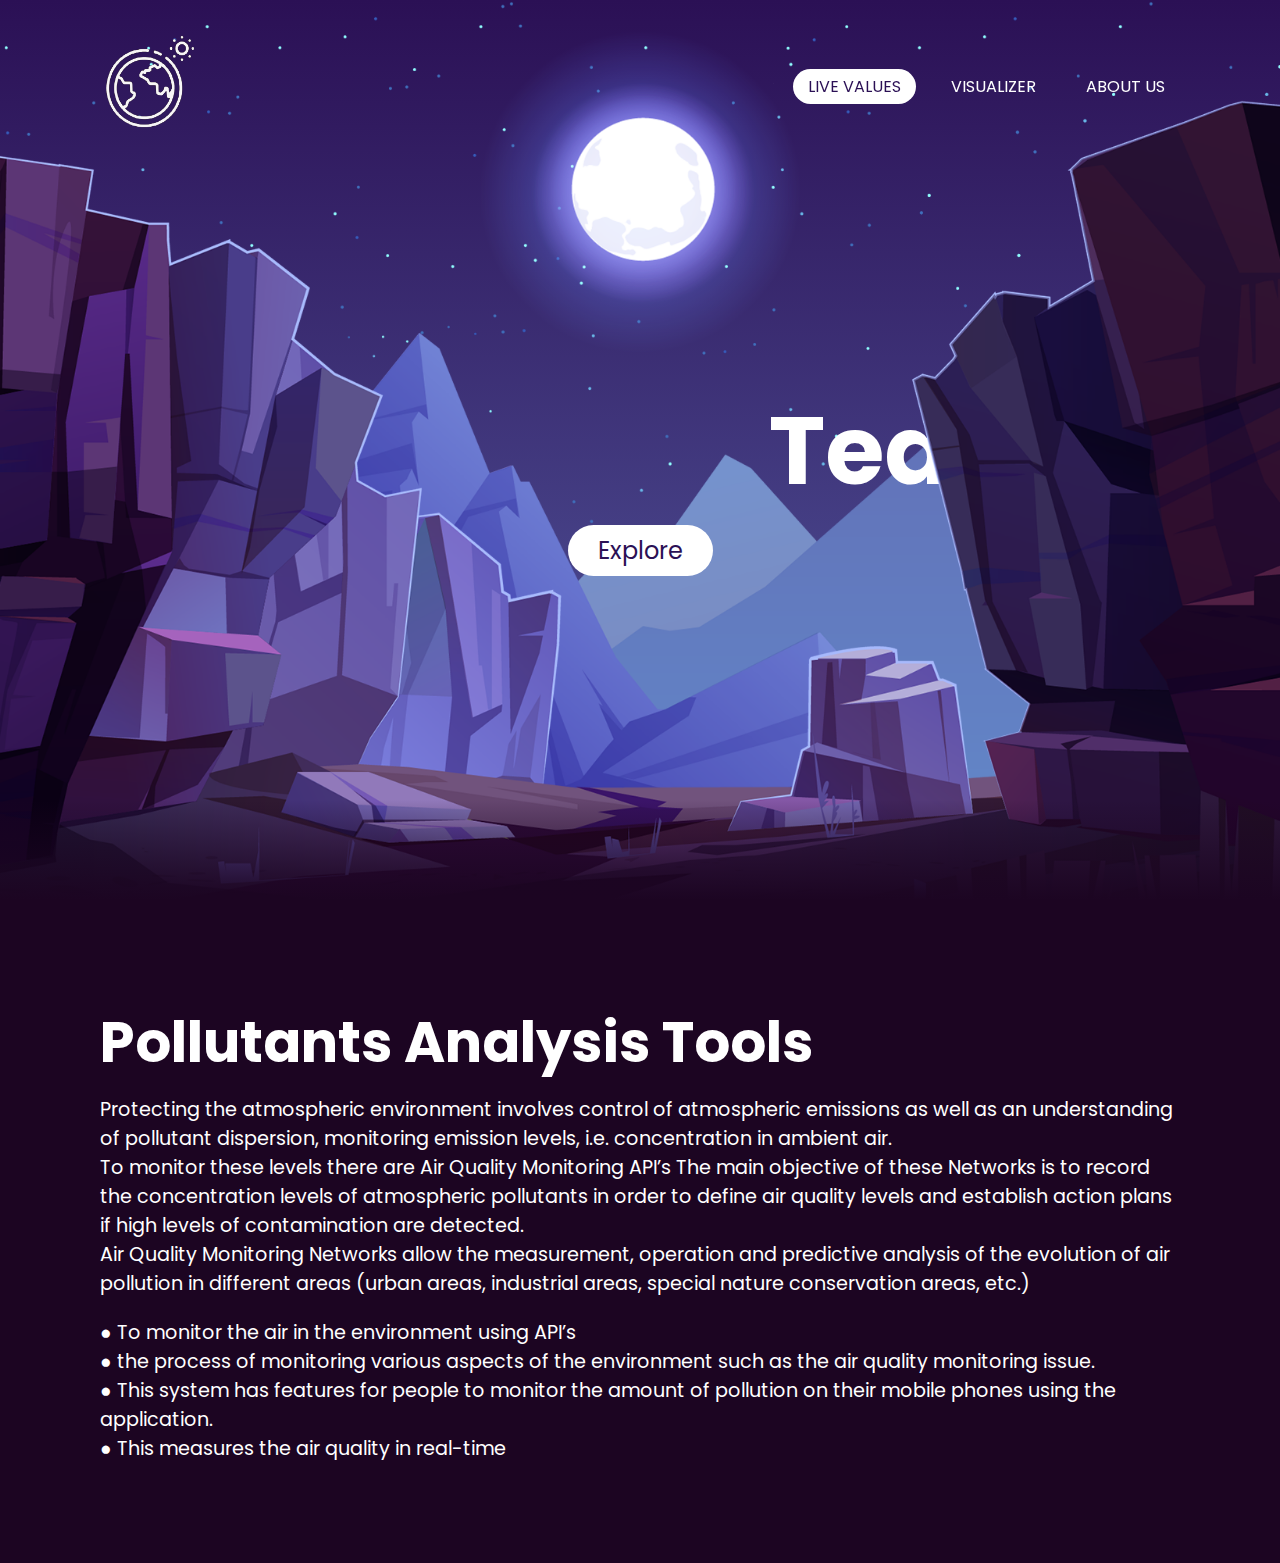
<file: index.html>
<!DOCTYPE html>
<html lang="en">
<head>
    <meta charset="UTF-8">
    <meta http-equiv="X-UA-Compatible" content="IE=edge">
    <meta name="viewport" content="width=device-width, initial-scale=1.0">
    <title>Document</title>
    <link rel="stylesheet" href="style.css">
</head>
<body>
    <header>
        <a href="#" class="logo"><img src="logo.png" alt="logo" class="images"></a>
        <ul>
            <li><a href="POLLUTANTS_FINDER/index.html" class="active">LIVE VALUES</a></li>
            <li><a href="visualizer.html">VISUALIZER</a></li>
            <li><a href="PORTFOLIO/html.html">ABOUT US</a></li>
        </ul>
    </header>
    <section>
        <img src="stars.png" alt="stars" id="stars">
        <img src="moon.png" alt="moon" id="moon">
        <img src="mountains_behind.png" alt="mountains_behind" id="mountains_behind">
        <h2 id="text">Team Neon</h2>
        <a href="#sec" id="btn">Explore</a>
        <img src="mountains_front.png" alt="mountains_front" id="mountains_front">
    </section>
    <div id="sec">
        <h2>Pollutants Analysis Tools</h2>
        <p>
            Protecting the atmospheric environment involves control of atmospheric emissions as well as an
            understanding of pollutant dispersion, monitoring
            emission levels, i.e. concentration in ambient air.
        </p>
        <p>
            To monitor these levels there are Air Quality Monitoring
            API’s The main objective of these Networks is to record
            the concentration levels of atmospheric pollutants in
            order to define air quality levels and establish action
            plans if high levels of contamination are detected.
        </p>

       <p>
        Air Quality Monitoring Networks allow the
        measurement, operation and predictive analysis of
        the evolution of air pollution in different areas
        (urban areas, industrial areas, special nature
        conservation areas, etc.)
        </p>

       <p style="padding-top: 20px">
        ● To monitor the air in the environment using API’s<br>
        ● the process of monitoring various aspects of the
        environment such as the air quality monitoring
        issue.<br>
        ● This system has features for people to monitor the
        amount of pollution on their mobile phones using
        the application.<br>
        ● This measures the air quality in real-time <br>
        </p>

       


    </div>
    <script>
        let stars = document.getElementById('stars');
        let moon = document.getElementById('moon');
        let mountains_behind = document.getElementById('mountains_behind');
        let text = document.getElementById('text');
        let mountains_front = document.getElementById('mountains_front');
        
        window.addEventListener('scroll', () => {
            let value = window.scrollY;
            stars.style.left = value * 0.25 + 'px';
            moon.style.left = value * 1.05 + 'px';
            mountains_behind.style.left = value * 0.5 + 'px';
            mountains_front.style.left = value * 0 + 'px';
            text.style.left = value * 4 + 'px';
        });
    </script>
</body>
</html>
</file>
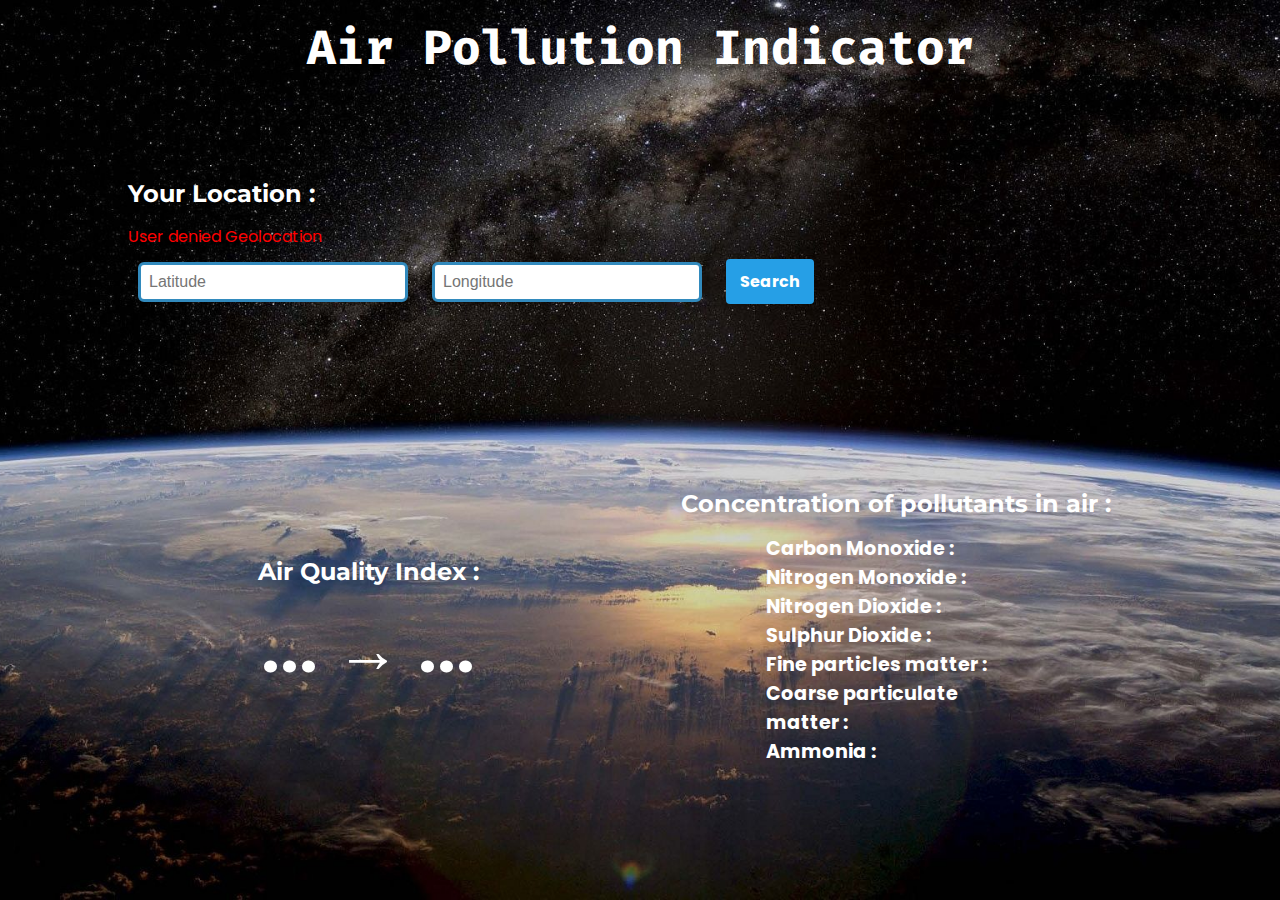
<file: POLLUTANTS_FINDER/index.html>
<!DOCTYPE html>
<html lang="en">
<head>
	<meta charset="UTF-8">
	<meta name="viewport" content="width=device-width, initial-scale=1.0">
	<title>Air Pollution Indicator</title>
	<link rel="stylesheet" href="./style.css" />
	<link rel="preconnect" href="https://fonts.gstatic.com">
	<link href="https://fonts.googleapis.com/css2?family=Fira+Code:wght@700&family=Montserrat:wght@700&family=Poppins&display=swap" rel="stylesheet">
</head>
<body>
	<div class="root">
		<h1 class="heading">Air Pollution Indicator</h1>
		<div class="containerizer">
			<div class="location-container">
				<h2 class="sub-heading">Your Location :</h2>
				<label for="error-msg" style="color: red;"></label><br />
				<input
					type="number"
					name="lat"
					placeholder="Latitude"
					id="latitude"
					step="0.0001"
					class="loc-input" />
			
				<input
					type="number"
					name="lon"
					placeholder="Longitude"
					id="longitude"
					step="0.0001"
					class="loc-input" />
				<button class="search-btn">Search</button>
			</div>
		</div>
		<div class="air-info containerizer">
			<div class="sect">
				<div class="main-indicator">
					<h2 class="sub-heading" style="text-align: center;">Air Quality Index :</h2>
					<div style="text-align: center;">
						<span class="air-quality">...</span>
						<span class="arr">&nbsp;&rarr;&nbsp;</span>
						<span class="air-quality-status">...</span>
					</div>
				</div>
			</div>
			<div class="component-container">
				<h2 class="sub-heading">
					Concentration of pollutants in air :
				</h2>
				<div class="contents">
					<div>
						<h3 class="component-names">Carbon Monoxide :</h3>
						<span class="component-val" data-comp="co"></span>
					</div>
					<div>
						<h3 class="component-names">Nitrogen Monoxide :</h3>
						<span class="component-val" data-comp="no"></span>
					</div>
					<div>
						<h3 class="component-names">Nitrogen Dioxide :</h3>
						<span class="component-val" data-comp="no2"></span>
					</div>
					
					<div>
						<h3 class="component-names">Sulphur Dioxide :</h3>
						<span class="component-val" data-comp="so2"></span>
					</div>
					<div>
						<h3 class="component-names">Fine particles matter :</h3>
						<span class="component-val" data-comp="pm2_5"></span>
					</div>
					<div>
						<h3 class="component-names">Coarse particulate matter :</h3>
						<span class="component-val" data-comp="pm10"></span>
					</div>
					<div>
						<h3 class="component-names">Ammonia :</h3>
						<span class="component-val" data-comp="nh3"></span>
					</div>
				</div>
				<!--  micrograms per cubic meter of air (μg/m3)  -->
			</div>
		</div>
		<footer>
		</footer>
	</div>
	<script src="./script.js" defer></script>
</body>
</html>
</file>
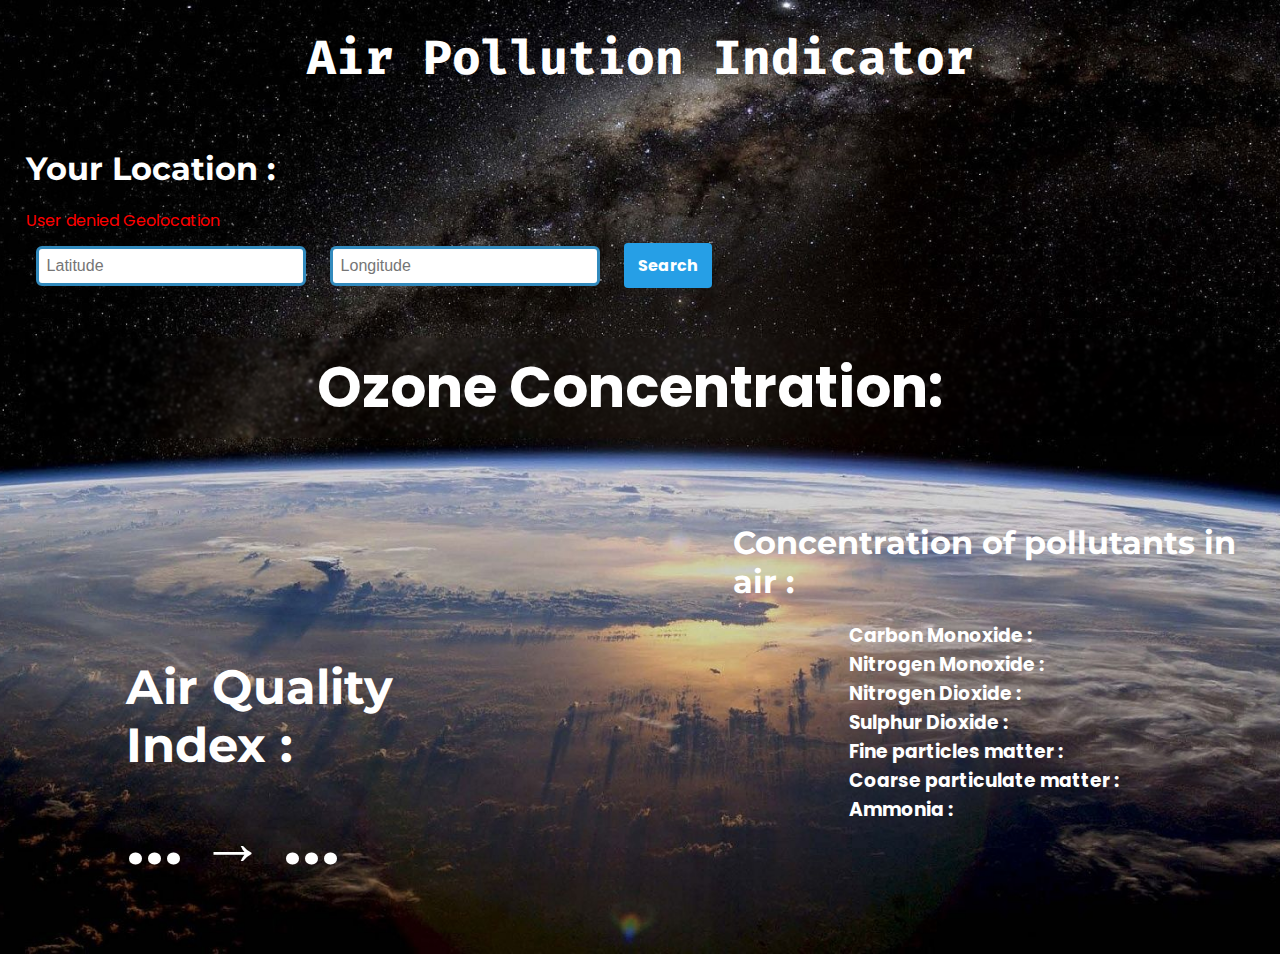
<file: project_neon-main/POLLUTANTS_FINDER/index.html>
<!DOCTYPE html>
<html lang="en">
<head>
	<meta charset="UTF-8">
	<meta name="viewport" content="width=device-width, initial-scale=1.0">
	<title>Air Pollution Indicator</title>
	<link rel="stylesheet" href="./style.css" />
	<link rel="preconnect" href="https://fonts.gstatic.com">
	<link href="https://fonts.googleapis.com/css2?family=Fira+Code:wght@700&family=Montserrat:wght@700&family=Poppins&display=swap" rel="stylesheet">
</head>
<body>
	<div class="root">
		<h1 class="heading">Air Pollution Indicator</h1>
		<div class="location-container">
			<h2 class="sub-heading">Your Location :</h2>
			<label for="error-msg" style="color: red;"></label><br />
			<input
				type="number"
				name="lat"
				placeholder="Latitude"
				id="latitude"
				step="0.0001"
				class="loc-input" />
			
			<input
				type="number"
				name="lon"
				placeholder="Longitude"
				id="longitude"
				step="0.0001"
				class="loc-input" />
			<button class="search-btn">Search</button>
		</div>
		<div class="hellobro">
			<h3 class="component-names">Ozone Concentration:</h3>
			<span class="component-val" data-comp="o3"></span>
		</div>
		<div class="air-info">
			<div class="sect">
				<h2 class="sub-heading">Air Quality Index :</h2>
				<span class="air-quality">...</span>
				<span class="arr">&nbsp;&rarr;&nbsp;</span>
				<span class="air-quality-status">...</span>
			</div>
			<div class="component-container">
				<h2 class="sub-heading">
					Concentration of pollutants in air :
				</h2>
				<div class="contents">
					<div>
						<h3 class="component-names">Carbon Monoxide :</h3>
						<span class="component-val" data-comp="co"></span>
					</div>
					<div>
						<h3 class="component-names">Nitrogen Monoxide :</h3>
						<span class="component-val" data-comp="no"></span>
					</div>
					<div>
						<h3 class="component-names">Nitrogen Dioxide :</h3>
						<span class="component-val" data-comp="no2"></span>
					</div>
					
					<div>
						<h3 class="component-names">Sulphur Dioxide :</h3>
						<span class="component-val" data-comp="so2"></span>
					</div>
					<div>
						<h3 class="component-names">Fine particles matter :</h3>
						<span class="component-val" data-comp="pm2_5"></span>
					</div>
					<div>
						<h3 class="component-names">Coarse particulate matter :</h3>
						<span class="component-val" data-comp="pm10"></span>
					</div>
					<div>
						<h3 class="component-names">Ammonia :</h3>
						<span class="component-val" data-comp="nh3"></span>
					</div>
				</div>
				<!--  micrograms per cubic meter of air (μg/m3)  -->
			</div>
		</div>
		<footer>
		</footer>
	</div>
	<script src="./script.js" defer></script>
</body>
</html>
</file>
<file: style.css>
@import url('https://fonts.googleapis.com/css?family=Poppins:300,400,500,600,700,800,900&display=swap');
*{
    margin: 0;
    padding: 0;
    box-sizing: border-box;
    font-family: 'Poppins', sans-serif;
    scroll-behavior: smooth;
}
body{
    min-height: 100vh;
    background: linear-gradient(#2b1055, #7597de);
}

header{
    position: absolute;
    top: 0;
    left: 0;
    width: 100%;
    padding: 30px 100px;
    display: flex;
    justify-content: space-between;
    align-items: center;
    z-index: 10000;
}
header .logo{
    color:white;
    font-weight: 700;
    text-decoration: none;
    font-size: 2rem;
    text-transform: uppercase;
    letter-spacing: 2px;
}
header ul{
    display: flex;
    justify-content: center;
    align-items: center;
}
.images{
    height: 100px;
    width: 100px;
}
header ul li{
    list-style: none;
    margin-left: 20px
}
header ul li a{
    text-decoration: none;
    padding: 6px 15px;
    color: #fff;
    border-radius: 20px;

}
header ul li a:hover,
header ul li .active
{
    background: #fff;
    color: #2b1055;

}
section{
    position: relative;
    width: 100%;
    height: 100vh;
    padding: 100px;
    display: flex;
    justify-content: center;
    align-items: center;
    

}
.rocket{
    position: absolute;
    transform: translate(500px, 500px);
    z-index: 9000;
}
.rocket img{
    width: 100px;
    height: 100px;
}
section img{
    position: absolute;
    top: 0;
    left: 0;
    width: 100%;
    height: 100%;
    object-fit: cover;
    pointer-events: none;
}
section img#mountains_front{
   z-index: 10;
}
section img#moon{
    mix-blend-mode: screen;
}
#text{
    position:absolute;
    color: #fff;
    right: -50px;
    white-space: nowrap;
    font-size: 7.5vw;
    z-index: 9;
}   
#btn{
    text-decoration: none;
    display: inline-block;
    padding: 8px 30px;
    border-radius: 40px;
    background: #fff;
    color: #2b1055;
    font-size: 1.5em;
    z-index: 9;    
    transform: translateY(100px);
}
#sec{
    position: relative;
    padding: 100px;
    background: #1c0522;

}
#sec h2{
    font-size: 3.5em;
    margin-bottom: 10px;
    color: #fff;

}
#sec p{
    font-size: 1.2em;
    color: #fff;

}
section::before{
    content: '';
    position: absolute;
    bottom: 0;
    width: 100%;
    height: 100px;
    background: linear-gradient(to top, #1c0522, rgba(255, 255, 255, 0));
    z-index: 1000;
}
</file>
<file: POLLUTANTS_FINDER/style.css>
* {
	margin: 0;
	padding: 0;
	box-sizing: border-box;
	text-shadow: rgb(200, 85, 85);
}

html {
	font-size: 16px;
}

.root {
	background-image: url("./images/1.jpg");
	background-position: center;
	background-repeat: no-repeat;
	background-size: cover;
	width: 100%;
	height: 100vh;
	color: white;
	font-family: poppins;
	overflow: auto;
	display: flex;
	flex-direction: column;
	padding-block: 1rem;
}

.containerizer {
	width: 80%;
	margin-inline: auto;
}


.heading {
	text-align: center;
	font-family: 'Fira Code', monospace;
	font-size: 3em;
	margin-bottom: 60px;
}

.sub-heading {
	margin-block: 1rem;
	font-family: 'Montserrat', sans-serif;
	font-size: 1.5em;
}

.main-indicator {
	max-width: 30rem;
}

.location-container {
	margin: 40px 0;
}

.loc-input {
	border: 3px solid #328abd;
	font-size: 1rem;
	padding: 8px;
	border-radius: 6px;
	margin: 10px;
	width: 270px;
}

.loc-input:invalid {
	border: 3px solid #d34545;
}

.search-btn {
	padding: 10px 14px;
	background-color: #269fe6;
	border: none;
	font-family: 'Poppins', sans-serif;
	font-weight: 700;
	font-size: 1rem;
	border-radius: 4px;
	color: #fff;
	margin: 10px;
	cursor: pointer;
}

.air-quality, .arr, .air-quality-status {
	font-size: 4rem;
	font-weight: 700;

}

.component-names {
	display: inline-block;
	padding: 0;
	margin:0;
	font-size: 1.2em;
	width: 20ch;
}


.component-val {
	font-size: 1em;
	color:aqua
}
.air-info{
	display: flex;
	align-items: center;
	flex: 1;
 }

 .air-info > * {
	flex: 1;
 }


.component-container{
	display: flex;
	justify-content: center;
	align-items:center;
	flex-direction: column;
}
</file>
<file: project_neon-main/POLLUTANTS_FINDER/style.css>
* {
	margin: 0;
	padding: 0;
	box-sizing: border-box;
	text-shadow: rgb(200, 85, 85);
}

.root {
	padding: 2vw;
	/* background-image: linear-gradient(to right bottom, #213764, #295089, #2c6caf, #2688d7, #a0abb1); */
	background-image: url("./images/1.jpg");
	background-position: center;
	background-repeat: no-repeat;
	background-size: cover;
	width: 100%;
	height: 100%;
	color: white;
	font-family: poppins;
}


.heading {
	text-align: center;
	font-family: 'Fira Code', monospace;
	font-size: 3rem;
	margin-bottom: 60px;
}

.sub-heading {
	margin: 20px 0;
	font-family: 'Montserrat', sans-serif;
	font-size: 2rem;
}

.location-container {
	margin: 40px 0;
}
.hellobro{

	background-color: rgba(0, 0, 0, 0.036);
	backdrop-filter: blur(1px);
	min-height: 100px;
	font-size: 3rem;
	width: 100%;
	display: flex;
	justify-content: center;
	align-items: center;

}
.hellobro span{
	font-size: 2rem;
}
.loc-input {
	border: 3px solid #328abd;
	font-size: 1rem;
	padding: 8px;
	border-radius: 6px;
	margin: 10px;
	width: 270px;
}

.loc-input:invalid {
	border: 3px solid #d34545;
}

.search-btn {
	padding: 10px 14px;
	background-color: #269fe6;
	border: none;
	font-family: 'Poppins', sans-serif;
	font-weight: 700;
	font-size: 1rem;
	border-radius: 4px;
	color: #fff;
	margin: 10px;
	cursor: pointer;
}

.air-quality, .arr, .air-quality-status {
	font-size: 4rem;
	font-weight: 700;

}

.component-names {
	display: inline-block;
	padding: 0;
	margin:0;
}


.component-val {
	font-size: 1.2rem;
	margin-left: 20px;
	color:aqua
}
.air-info{
	display: flex;

 }

.sect{
	padding-top: 200px;
	padding-left: 100px;
}
.sect h3{
	
	font-size: 3rem;
}
.sect h2{
	
	font-size: 3rem;
}

footer {
	margin-top: 40px;
	text-align: center;
}
.component-container{
	display: flex;
	justify-content: center;
	align-items:center;
	flex-direction: column;
	padding-left:200px;
}
</file>
